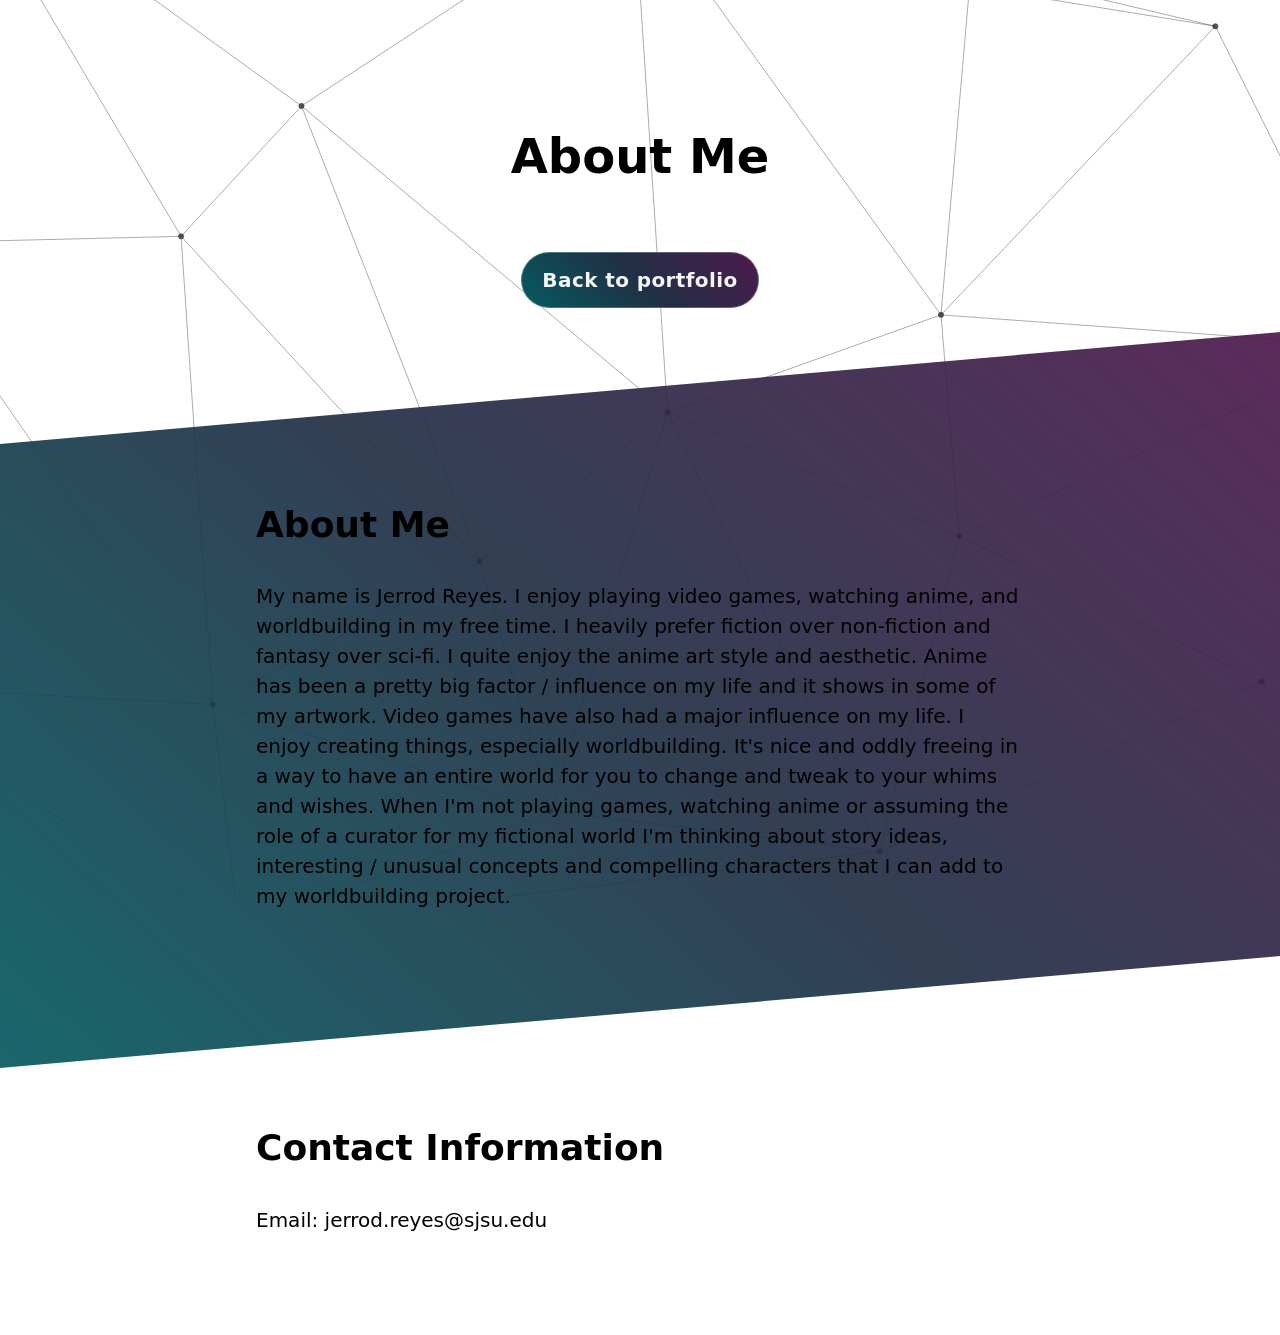
<file: aboutMe.html>
<!DOCTYPE html>
<html lang="en">
  <head>
    <meta charset="UTF-8" />
    <meta http-equiv="X-UA-Compatible" content="IE=edge" />
    <meta name="viewport" content="width=device-width, initial-scale=1" />
    <title>About Me - Jerrod Reyes</title>
    <link rel="stylesheet" href="style.css" />
  </head>
  <body>
    <canvas class="page-network" aria-hidden="true"></canvas>
    <div class="page-shell">
    <header>
      <section>
        <h1 class="pageTitle">About Me</h1>
        <a class="headerButton" href="index.html">Back to portfolio</a>
      </section>
    </header>

    <section class="diagonal">
      <div class="wrapper">
        <h2 class="sectionTitle">About Me</h2>
        <div>
          <p>
            My name is Jerrod Reyes. I enjoy playing video games, watching anime,
            and worldbuilding in my free time. I heavily prefer fiction over
            non-fiction and fantasy over sci-fi. I quite enjoy the anime art
            style and aesthetic. Anime has been a pretty big factor / influence
            on my life and it shows in some of my artwork. Video games have also
            had a major influence on my life. I enjoy creating things,
            especially worldbuilding. It's nice and oddly freeing in a way to
            have an entire world for you to change and tweak to your whims and
            wishes. When I'm not playing games, watching anime or assuming the
            role of a curator for my fictional world I'm thinking about story
            ideas, interesting / unusual concepts and compelling characters that
            I can add to my worldbuilding project.
          </p>
        </div>
      </div>
    </section>

    <section>
      <div class="wrapper">
    
        <h2 class="sectionTitle">Contact Information</h2>
        <div>
          <p>Email: jerrod.reyes@sjsu.edu</p>
        </div>
    
      </div>
    </section>
    </div>
    <script src="network-background.js" defer></script>
  </body>
</html>
</file>
<file: style.css>
html {
  color-scheme: dark light;
}

*,
*::before,
*::after {
  box-sizing: border-box;
}

body {
  font-family: system-ui;
  font-size: 1.25rem;
  line-height: 1.5;
  margin: 0;
  position: relative;
}

.page-network {
  position: fixed;
  inset: 0;
  width: 100%;
  height: 100%;
  z-index: 0;
  pointer-events: none;
  display: block;
}

.page-shell {
  position: relative;
  z-index: 1;
}

.wrapper {
  max-width: 50rem;
  margin-inline: auto;
  padding-inline: 1rem;
}

.pageTitle {
  font-size: 3rem;
  text-align: center;
}

#imageNotice {
  text-align: center;
}

header section {
  text-align: center;
}

.headerButton {
  display: inline-block;
  margin-top: 1.25rem;
  padding: 0.75rem 1.25rem;
  border-radius: 999px;
  border: 1px solid rgba(255, 255, 255, 0.25);
  background: linear-gradient(45deg, #065A60, #212F45, #4D194D);
  color: rgba(255, 255, 255, 0.95);
  text-decoration: none;
  font-weight: 600;
  letter-spacing: 0.02em;
}

.headerButton:hover {
  border-color: rgba(255, 255, 255, 0.4);
  filter: brightness(1.05);
}

.headerButton:focus-visible {
  outline: 3px solid rgba(173, 40, 49, 0.6);
  outline-offset: 3px;
}

.sectionTitle {
  font-size: 2.25rem;
}

section {
  padding-block: 5rem;
}

.diagonal { /* Creates a -5deg diagonal background*/
  --skewAngle: -5deg;
  --background: linear-gradient(
    45deg,
    #065A60,
    #212F45,
    #4D194D);
  position: relative;
  isolation: isolate;
}

.diagonal::after {
  content: '';
  background: var(--background);
  position: absolute;
  z-index: -1;
  inset: 0;
  transform: skewY(var(--skewAngle));
  opacity: 0.92;
}

.diagonal2 { /* Creates a 5deg diagonal background*/
  --skewAngle: 5deg;
  --background: linear-gradient(
    -45deg,
    #0A210F,
    #14591D,
    #99AA38);
  position: relative;
  isolation: isolate;
}

.diagonal2::after {
  content: '';
  background: var(--background);
  position: absolute;
  z-index: -1;
  inset: 0;
  transform: skewY(var(--skewAngle));
  opacity: 0.92;
}

.wavy { /* Creates a wavy background */
  /* --mask created with https://css-generators.com/wavy-shapes/ */
  position: relative;
  isolation: isolate;
  --mask:
    radial-gradient(77.18px at 50% 106px,#000 99%,#0000 101%) calc(50% - 80px) 0/160px 51% repeat-x,
    radial-gradient(77.18px at 50% -66px,#0000 99%,#000 101%) 50% 40px/160px calc(51% - 40px) repeat-x,
    radial-gradient(77.18px at 50% calc(100% - 106px),#000 99%,#0000 101%) 50% 100%/160px 51% repeat-x,
    radial-gradient(77.18px at 50% calc(100% + 66px),#0000 99%,#000 101%) calc(50% - 80px) calc(100% - 40px)/160px calc(51% - 40px) repeat-x;
}

.wavy::after {
  content: '';
  position: absolute;
  z-index: -1;
  inset: 0;
  pointer-events: none;
  background: linear-gradient(
    to right,
    #250902,
    #38040E,
    #640D14,
    #800E13,
    #AD2831);
  -webkit-mask: var(--mask);
          mask: var(--mask);
  opacity: 0.92;
}

.workDisplay { /* Used to vertically align images and text */
  display: flex;
  align-items:center;
}

.workDisplay img { /* Adds some space between image and text */
  margin-right: 20px;
}

.reasonableImageSize {
  width: 80%;
  height: 80%;
  transform-origin: center;
}

.reasonableImageSize.reveal-image {
  opacity: 0;
  transform: scale(0.92);
  filter: blur(2px);
  transition:
    opacity 650ms ease,
    transform 650ms cubic-bezier(0.2, 0.9, 0.2, 1),
    filter 650ms ease;
  will-change: opacity, transform, filter;
}

.reasonableImageSize.reveal-image.is-visible {
  opacity: 1;
  transform: scale(1);
  filter: blur(0);
}

a.reveal-imageLink:not(.is-visible) {
  pointer-events: none;
}

/* Type-on reveal for project descriptions (scroll-animations.js) */
p.reveal-type.is-typing {
  position: relative;
}

p.reveal-type.is-typing::after {
  content: '';
  display: inline-block;
  width: 0.07em;
  min-width: 2px;
  height: 1.05em;
  margin-left: 2px;
  background: currentColor;
  vertical-align: text-bottom;
  animation: reveal-type-caret 0.95s steps(1, end) infinite;
}

@keyframes reveal-type-caret {
  0%,
  49% {
    opacity: 1;
  }
  50%,
  100% {
    opacity: 0;
  }
}

.reasonableImageSize:hover {
  transform: scale(1.05);
}

.reasonableImageSize.reveal-image:not(.is-visible):hover {
  transform: scale(0.92);
}

.reasonableImageSize.reveal-image.is-visible:hover {
  transform: scale(1.05);
}

@media (prefers-reduced-motion: reduce) {
  .reasonableImageSize.reveal-image {
    transition: none;
    filter: none;
    opacity: 1;
    transform: none;
  }

  .reasonableImageSize:hover,
  .reasonableImageSize.reveal-image.is-visible:hover {
    transform: none;
  }

  p.reveal-type.is-typing::after {
    animation: none;
    opacity: 0;
  }
}
</file>
